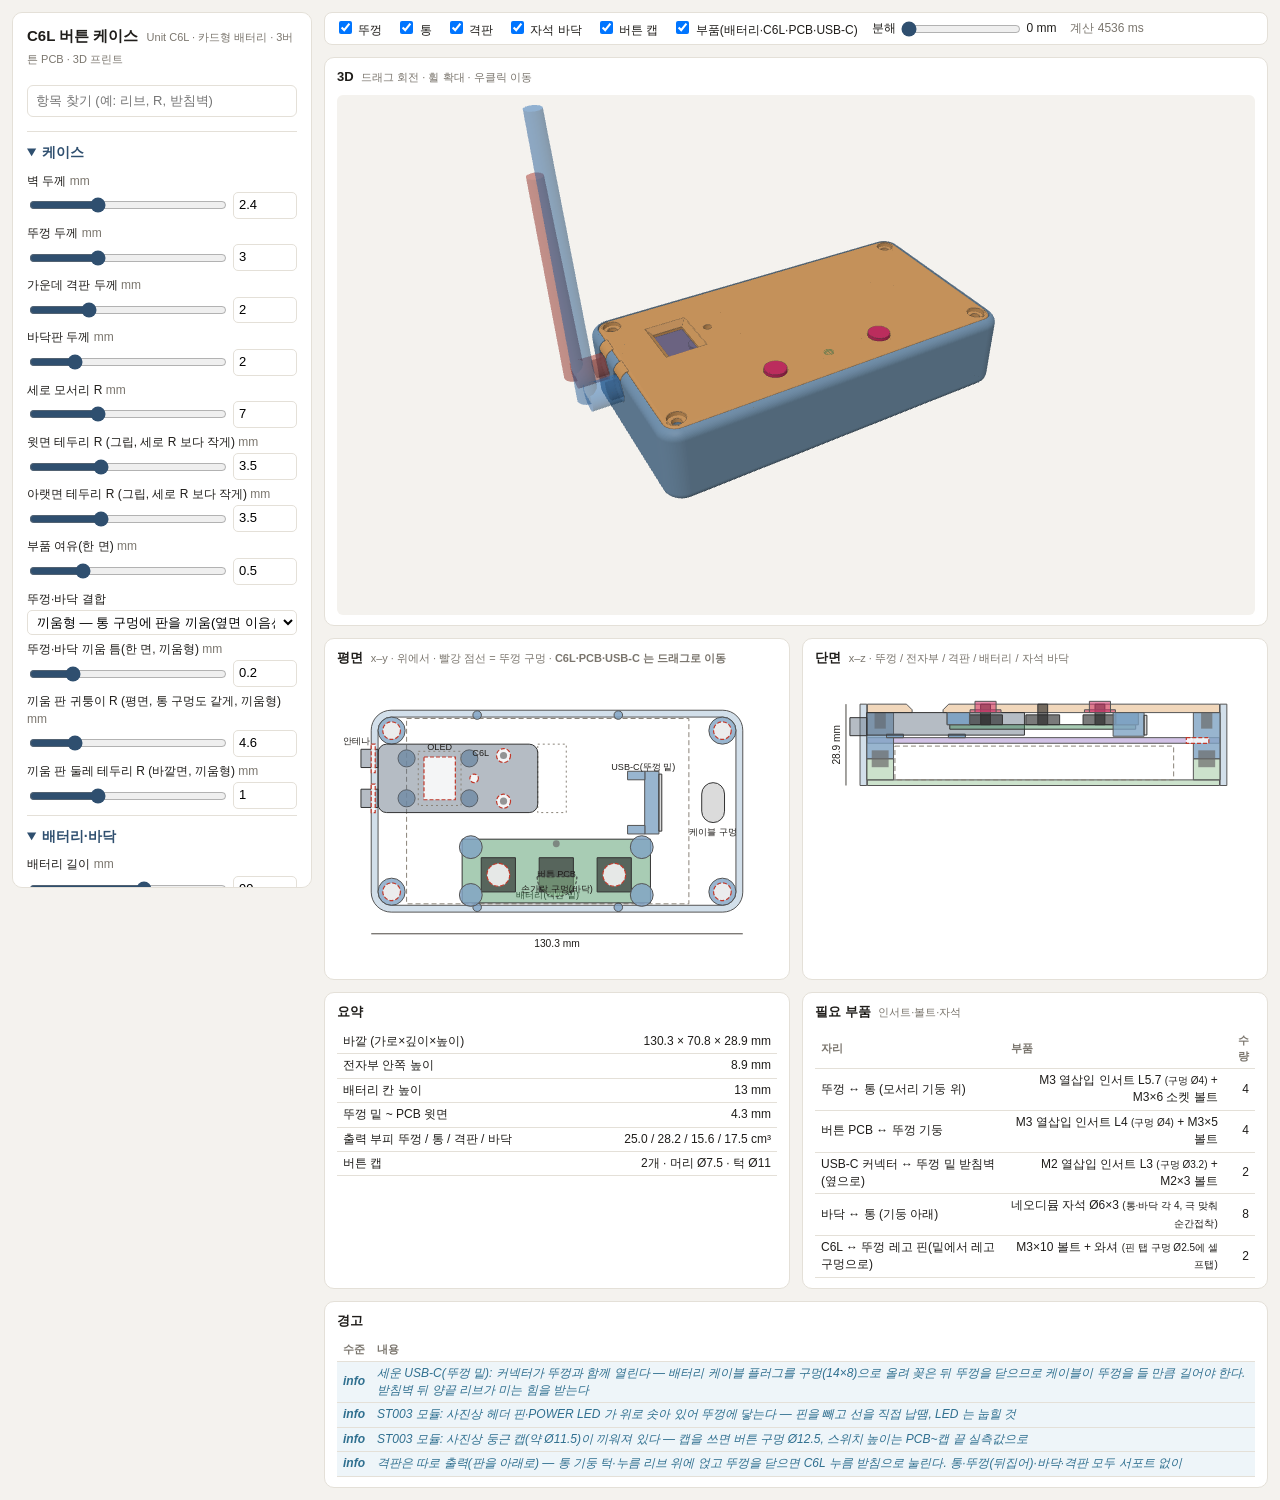
<file: case/index.html>
<!doctype html>
<html lang="ko">
<head>
<meta charset="utf-8">
<meta name="viewport" content="width=device-width, initial-scale=1">
<title>C6L 버튼 케이스</title>
<link rel="stylesheet" href="style.css">
</head>
<body>
<div id="banner" class="banner" hidden></div>
<div class="app">
  <aside class="side" id="side">
    <h1>C6L 버튼 케이스 <small>Unit C6L · 카드형 배터리 · 3버튼 PCB · 3D 프린트</small></h1>
    <div id="controls"></div>
    <div class="actions">
      <button id="btn-reset" type="button">기본값</button>
      <button id="btn-json" type="button" class="primary">case.json 저장 (Fusion)</button>
    </div>
    <div class="exports">
      <button id="btn-stl-Lid" type="button">STL · 뚜껑</button>
      <button id="btn-stl-Body" type="button">STL · 통</button>
      <button id="btn-stl-Shelf" type="button">STL · 격판</button>
      <button id="btn-stl-Cover" type="button">STL · 자석 바닥</button>
      <button id="btn-stl-Keys" type="button">STL · 버튼 캡</button>
    </div>
    <p class="note">STL 은 출력 자세(뚜껑은 뒤집힘, 바닥 z=0)로 저장됩니다. Fusion 은 <code>C6LCaseBuild</code> 스크립트 폴더나 다운로드 폴더의 <code>c6l-case.json</code> 을 읽습니다.</p>
  </aside>
  <main class="main">
    <div class="layers" role="group" aria-label="레이어">
      <label><input type="checkbox" id="ly-lid" checked> 뚜껑</label>
      <label><input type="checkbox" id="ly-body" checked> 통</label>
      <label><input type="checkbox" id="ly-shelf" checked> 격판</label>
      <label><input type="checkbox" id="ly-cover" checked> 자석 바닥</label>
      <label><input type="checkbox" id="ly-keys" checked> 버튼 캡</label>
      <label><input type="checkbox" id="ly-ref" checked> 부품(배터리·C6L·PCB·USB-C)</label>
      <label>분해 <input type="range" id="lift" min="0" max="60" step="1" value="0" aria-label="뚜껑 띄우기"> <span id="lift-n">0</span> mm</label>
      <span id="status" style="color:var(--mute)"></span>
    </div>
    <section class="views">
      <div class="card wide"><h2>3D <small>드래그 회전 · 휠 확대 · 우클릭 이동</small></h2><div id="v-3d" class="v3d"></div></div>
      <div class="card"><h2>평면 <small>x–y · 위에서 · 빨강 점선 = 뚜껑 구멍 · <b>C6L·PCB·USB-C 는 드래그로 이동</b></small></h2><div id="v-top"></div></div>
      <div class="card"><h2>단면 <small>x–z · 뚜껑 / 전자부 / 격판 / 배터리 / 자석 바닥</small></h2><div id="v-sec"></div></div>
    </section>
    <section class="tables">
      <div class="card"><h2>요약</h2><div id="t-summary"></div></div>
      <div class="card"><h2>필요 부품 <small>인서트·볼트·자석</small></h2><div id="t-parts"></div></div>
      <div class="card wide"><h2>경고</h2><div id="t-warn"></div></div>
    </section>
  </main>
</div>
<script type="module" src="app.js"></script>
</body>
</html>
</file>
<file: case/style.css>
:root {
  --bg: #F4F2EE; --card: #fff; --ink: #1f1d1a; --mute: #7a756d; --line: #e4e0d8;
  --accent: #2f4f6f; --base: #7fa3c4; --lid: #e0a768; --lidb: #8fbf8f; --shelf: #b49ad6; --sel: #d6336c;
  --err: #c0392b; --warn: #b9770e; --info: #2f6f8f;
}
* { box-sizing: border-box; }
body { margin: 0; background: var(--bg); color: var(--ink); font: 13px/1.45 -apple-system, "Apple SD Gothic Neo", "Noto Sans KR", sans-serif; }
.banner { background: #fdecea; color: var(--err); border-bottom: 1px solid #f5c6c0; padding: 8px 16px; font-weight: 600; white-space: pre-wrap; }
.app { display: grid; grid-template-columns: 300px 1fr; gap: 12px; padding: 12px; align-items: start; }
.side { position: sticky; top: 12px; max-height: calc(100vh - 24px); overflow: auto; background: var(--card); border: 1px solid var(--line); border-radius: 10px; padding: 12px 14px; }
h1 { font-size: 15px; margin: 0 0 8px; } h1 small, h2 small { font-weight: 400; color: var(--mute); font-size: 11px; margin-left: 4px; }
h2 { font-size: 13px; margin: 0 0 8px; }
details { border-top: 1px solid var(--line); margin: 6px 0 0; padding: 4px 0 0; }
summary { color: var(--accent); font-size: 14px; font-weight: 700; cursor: pointer; padding: 6px 0 4px; user-select: none; }
summary .chg { float: right; font-size: 11px; font-weight: 600; color: var(--sel); }
.mod input[type=number], .mod select { color: var(--sel); border-color: var(--sel); font-weight: 600; }
.mod input[type=range] { accent-color: var(--sel); }
.search { position: sticky; top: -12px; z-index: 1; background: var(--card); margin: 0 -14px; padding: 8px 14px; }
.search input { font: inherit; width: 100%; padding: 6px 8px; border: 1px solid var(--line); border-radius: 6px; }
.off { opacity: .45; }
[hidden] { display: none !important; }
.row { display: grid; grid-template-columns: 1fr 64px; gap: 2px 8px; align-items: center; margin: 6px 0; }
.row label { grid-column: 1 / 3; font-size: 12px; }
.row input[type=range] { width: 100%; accent-color: var(--accent); }
.row input[type=number], select { font: inherit; width: 100%; padding: 3px 5px; border: 1px solid var(--line); border-radius: 5px; background: #fff; }
.sel-row { margin: 6px 0; } .sel-row label { display: block; font-size: 12px; margin-bottom: 2px; }
.actions { display: flex; gap: 8px; margin-top: 14px; }
button { font: inherit; padding: 6px 10px; border: 1px solid var(--line); border-radius: 6px; background: #fff; cursor: pointer; }
button.primary { background: var(--accent); color: #fff; border-color: var(--accent); flex: 1; }
.main { display: grid; gap: 12px; min-width: 0; }
.views, .tables { display: grid; grid-template-columns: repeat(2, minmax(0, 1fr)); gap: 12px; }
.card { background: var(--card); border: 1px solid var(--line); border-radius: 10px; padding: 10px 12px; min-width: 0; overflow: auto; }
.card.wide { grid-column: 1 / 3; }
svg { width: 100%; height: auto; max-height: 460px; display: block; }
svg text { font-family: inherit; fill: var(--ink); }
.out { fill: none; stroke: #555; stroke-width: 1; vector-effect: non-scaling-stroke; }
.dim line, .dim polygon { stroke: #4a4640; fill: #4a4640; stroke-width: 1; vector-effect: non-scaling-stroke; }
.dim .ext { stroke: #aaa; }
.dim text { text-anchor: middle; }
table { border-collapse: collapse; width: 100%; font-size: 12px; }
th, td { padding: 3px 6px; text-align: left; border-bottom: 1px solid var(--line); }
th { color: var(--mute); font-weight: 600; font-size: 11px; } td.n, th.n { text-align: right; font-variant-numeric: tabular-nums; }
.lv { font-weight: 700; } .lv.error { color: var(--err); } .lv.warn { color: var(--warn); } .lv.info { color: var(--info); } .lv.ok { color: #2e7d32; }
.empty { color: var(--mute); padding: 6px 0; }
.cut { fill: #fff; fill-opacity: .85; stroke: #c0392b; stroke-width: 1.2; stroke-dasharray: 4 2; vector-effect: non-scaling-stroke; pointer-events: none; }
.v3d { height: 520px; position: relative; border-radius: 6px; overflow: hidden; }
.v3d canvas { width: 100%; height: 100%; display: block; }
tr.w-info td { background: #eef5f9; color: var(--info); font-style: italic; }
@media (max-width: 1099px) {
  .app { grid-template-columns: 1fr; }
  .side { position: static; max-height: none; }
  .views, .tables { grid-template-columns: 1fr; } .card.wide { grid-column: auto; }
}
.card .tools { float: right; font-weight: 400; }
.layers { display: flex; flex-wrap: wrap; gap: 2px 14px; align-items: center; padding: 5px 10px; background: var(--card); border: 1px solid var(--line); border-radius: 8px; font-size: 12px; }
.layers label { white-space: nowrap; cursor: pointer; } .layers input[type=range] { width: 120px; vertical-align: middle; accent-color: var(--accent); }
.exports { display: grid; grid-template-columns: 1fr 1fr 1fr; gap: 6px; margin-top: 8px; }
.note { font-size: 11px; color: var(--mute); margin-top: 8px; }
.part { stroke: #333; stroke-width: 1; vector-effect: non-scaling-stroke; fill-opacity: .45; }
.part.bat { fill: none; stroke-dasharray: 5 3; stroke: #8a8378; } .part.c6l { fill: #5b6b7d; } .part.pcb { fill: #3f8f5a; } .part.sw { fill: #222; fill-opacity: .6; }
.shelf { fill: var(--shelf); fill-opacity: .6; stroke: #555; stroke-width: 1; vector-effect: non-scaling-stroke; }
.wall { fill: var(--base); fill-opacity: .35; stroke: #555; stroke-width: 1; vector-effect: non-scaling-stroke; fill-rule: evenodd; }
.lidp { fill: var(--lid); fill-opacity: .45; stroke: #555; stroke-width: 1; vector-effect: non-scaling-stroke; }
.cap { fill: var(--sel); fill-opacity: .55; stroke: #555; stroke-width: 1; vector-effect: non-scaling-stroke; }
.boss { fill: var(--base); fill-opacity: .8; stroke: #555; stroke-width: 1; vector-effect: non-scaling-stroke; }
.zone { fill: none; stroke: #8a8378; stroke-dasharray: 2 3; stroke-width: 1; vector-effect: non-scaling-stroke; }
.lbl { font-size: 3.2px; fill: var(--ink); text-anchor: middle; pointer-events: none; }
#v-top svg { touch-action: none; } [data-drag] { cursor: move; } [data-drag]:hover > .part { fill-opacity: .7; stroke: var(--sel); }
.part.usb { fill: #b0b0b0; } .part.pull { fill: var(--lidb); stroke-dasharray: 3 2; } .mag { fill: #6b6b6b; fill-opacity: .7; stroke: none; } .cover { fill: var(--lidb); fill-opacity: .45; stroke: #555; stroke-width: 1; vector-effect: non-scaling-stroke; }
.ctr { float: right; padding: 1px 6px; font-size: 11px; line-height: 1.4; }
</file>
